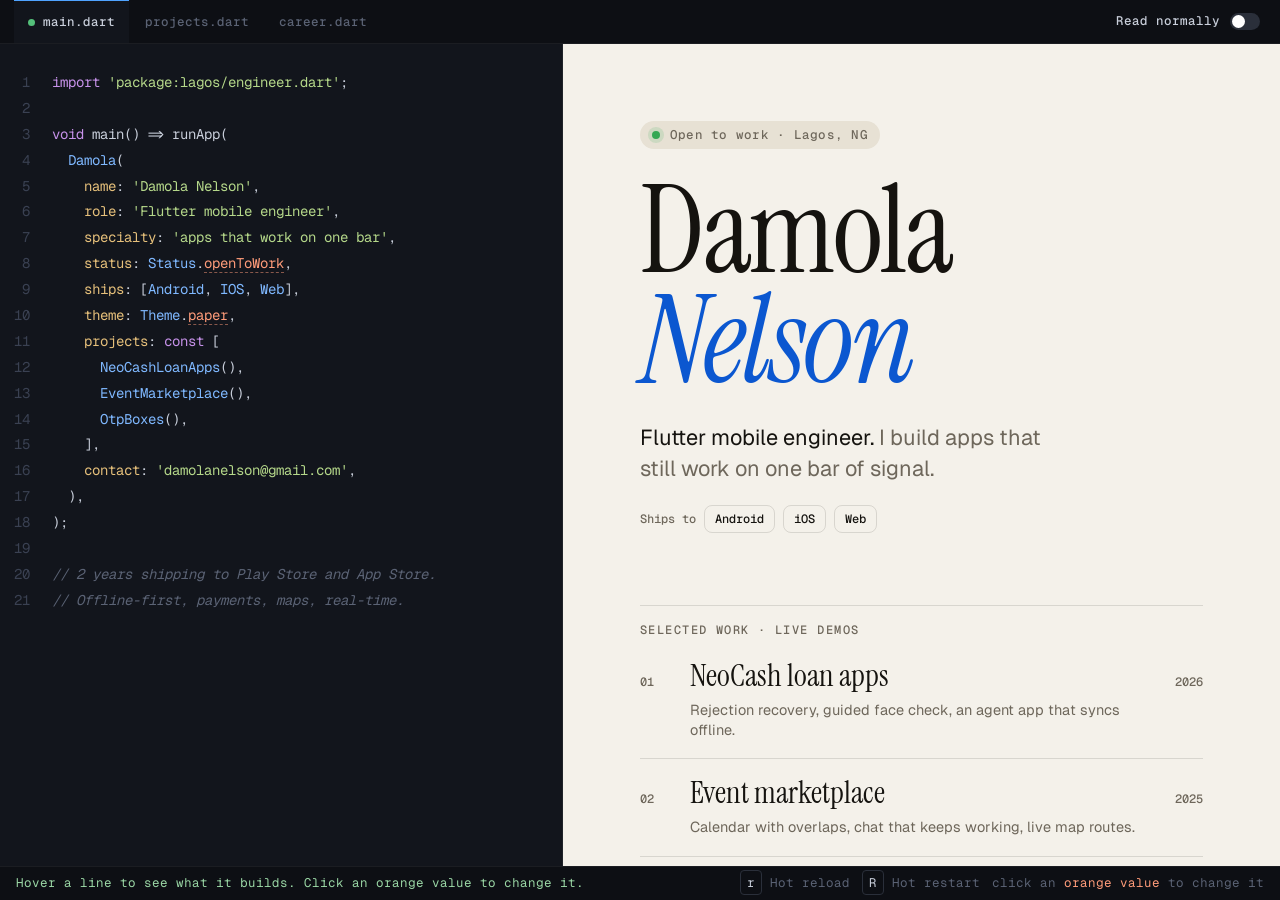
<file: prototypes/hot-reload/index.html>
<!doctype html>
<html lang="en">
<head>
<meta charset="utf-8">
<meta name="viewport" content="width=device-width, initial-scale=1">
<title>Damola Nelson · main.dart</title>
<link rel="preconnect" href="https://fonts.googleapis.com">
<link rel="preconnect" href="https://fonts.gstatic.com" crossorigin>
<link href="https://fonts.googleapis.com/css2?family=Geist:wght@400;500;600&family=Geist+Mono:wght@400;500&family=Instrument+Serif:ital@0;1&display=swap" rel="stylesheet">
<style>
  /* Prototype of the "Hot reload" concept: source on the left, the page it
     builds on the right. Editor chrome stays dark; the preview takes the
     theme chosen in the code. */
  :root {
    --editor: #0D0F14;
    --editor-2: #12151C;
    --editor-line: rgba(255, 255, 255, 0.06);
    --code: #C9CFDB;
    --code-dim: #5B6375;
    --kw: #C792EA;      /* keywords */
    --str: #B5D88A;     /* strings */
    --type: #7FB8FF;    /* classes / types */
    --prop: #E6C07B;    /* named args */
    --enum: #FF9C7A;    /* clickable values */
    --inspect: #4FA3FF; /* inspector overlay */

    --mono: "Geist Mono", ui-monospace, Menlo, Consolas, monospace;
    --sans: "Geist", system-ui, -apple-system, "Segoe UI", sans-serif;
    --serif: "Instrument Serif", Georgia, serif;
    --ease: cubic-bezier(0.22, 1, 0.36, 1);
  }

  /* Preview themes, switched from the code. */
  .preview[data-theme="paper"]  { --bg: #F4F1EA; --fg: #15130F; --muted: #6E675B; --line: rgba(21,19,15,.12); --accent: #0B57D0; --chip: #E7E1D4; }
  .preview[data-theme="night"]  { --bg: #0B0D12; --fg: #EEF0F5; --muted: #8790A3; --line: rgba(255,255,255,.1); --accent: #6EA8FF; --chip: #171B24; }
  .preview[data-theme="lagos"]  { --bg: #1E2B22; --fg: #F3EAD7; --muted: #B5AB92; --line: rgba(243,234,215,.14); --accent: #F0A04B; --chip: #26362B; }

  * { box-sizing: border-box; }
  html, body { height: 100%; margin: 0; }
  body { background: var(--editor); color: var(--code); font-family: var(--sans); -webkit-font-smoothing: antialiased; overflow: hidden; }

  .app { height: 100vh; display: grid; grid-template-rows: 44px 1fr 34px; }

  /* Top bar: tabs + toggle */
  .bar { display: flex; align-items: center; justify-content: space-between; padding: 0 14px; border-bottom: 1px solid var(--editor-line); font: 500 12.5px/1 var(--mono); color: var(--code-dim); }
  .tabs { display: flex; gap: 2px; height: 100%; align-items: stretch; }
  .tab { display: flex; align-items: center; gap: 8px; padding: 0 14px; border-top: 1.5px solid transparent; }
  .tab.on { color: var(--code); background: var(--editor-2); border-top-color: var(--inspect); }
  .dot { width: 7px; height: 7px; border-radius: 50%; background: #54C07A; }
  .toggle { display: flex; align-items: center; gap: 10px; cursor: pointer; user-select: none; color: var(--code); background: none; border: 0; font: inherit; }
  .switch { width: 30px; height: 17px; border-radius: 99px; background: #2A2F3A; position: relative; transition: background .25s; }
  .switch::after { content: ""; position: absolute; top: 2px; left: 2px; width: 13px; height: 13px; border-radius: 50%; background: #fff; transition: transform .3s var(--ease); }
  .reading .switch { background: var(--inspect); }
  .reading .switch::after { transform: translateX(13px); }

  .split { display: grid; grid-template-columns: minmax(420px, 44%) 1fr; min-height: 0; transition: grid-template-columns .6s var(--ease); }
  .reading .split { grid-template-columns: 0 1fr; }

  /* Source */
  .source { overflow: auto; background: var(--editor-2); border-right: 1px solid var(--editor-line); padding: 26px 0 40px; font: 400 14px/1.85 var(--mono); }
  .reading .source { padding: 0; border: 0; overflow: hidden; }
  .line { display: grid; grid-template-columns: 52px 1fr; padding-right: 24px; white-space: pre; transition: background .15s; }
  .line .n { color: #3A4152; text-align: right; padding-right: 22px; user-select: none; }
  .line[data-target]:hover, .line.hl { background: rgba(79, 163, 255, 0.08); }
  .line[data-target]:hover .n, .line.hl .n { color: var(--inspect); }
  .kw { color: var(--kw); } .str { color: var(--str); } .ty { color: var(--type); } .pr { color: var(--prop); } .cm { color: var(--code-dim); font-style: italic; }
  .val { color: var(--enum); cursor: pointer; border-bottom: 1px dashed rgba(255,156,122,.5); }
  .val:hover { background: rgba(255,156,122,.12); }
  .hint { color: var(--code-dim); font-style: italic; opacity: 0; transition: opacity .3s; }
  .line:hover .hint, .pulse .hint { opacity: 1; }

  /* Preview */
  .stage { position: relative; min-height: 0; overflow: auto; }
  .preview { min-height: 100%; background: var(--bg); color: var(--fg); padding: clamp(28px, 6vw, 88px) clamp(24px, 6vw, 96px) 56px; transition: background .5s var(--ease), color .5s var(--ease); position: relative; }
  .flash { position: absolute; inset: 0; pointer-events: none; background: rgba(79,163,255,.12); opacity: 0; }
  .flash.go { animation: flash .55s var(--ease); }
  @keyframes flash { 0% { opacity: 1; } 100% { opacity: 0; } }

  .status { display: inline-flex; align-items: center; gap: 10px; font: 500 12.5px/1 var(--mono); color: var(--muted); letter-spacing: .02em; padding: 8px 12px; border-radius: 99px; background: var(--chip); }
  .status i { width: 8px; height: 8px; border-radius: 50%; background: #34A853; box-shadow: 0 0 0 4px rgba(52,168,83,.15); }
  .status.busy i { background: #E8A13A; box-shadow: 0 0 0 4px rgba(232,161,58,.15); }
  h1 { font: 400 clamp(64px, 9.5vw, 148px)/0.9 var(--serif); letter-spacing: -0.02em; margin: 28px 0 0; }
  h1 em { color: var(--accent); }
  .role { margin-top: 26px; max-width: 30ch; font: 400 clamp(19px, 1.7vw, 24px)/1.4 var(--sans); color: var(--fg); }
  .role span { color: var(--muted); }
  .ships { display: flex; gap: 8px; margin-top: 22px; font: 500 12px/1 var(--mono); color: var(--muted); align-items: center; }
  .ships b { font-weight: 500; color: var(--fg); padding: 7px 10px; border: 1px solid var(--line); border-radius: 8px; }

  .work { margin-top: clamp(40px, 6vw, 72px); border-top: 1px solid var(--line); }
  .work h2 { font: 500 12px/1 var(--mono); letter-spacing: .12em; text-transform: uppercase; color: var(--muted); margin: 18px 0 6px; }
  .proj { display: grid; grid-template-columns: 34px 1fr auto; gap: 16px; align-items: baseline; padding: 18px 0; border-bottom: 1px solid var(--line); cursor: pointer; }
  .proj .i { font: 500 12px/1 var(--mono); color: var(--muted); }
  .proj .t { font: 400 clamp(24px, 2.4vw, 34px)/1.1 var(--serif); }
  .proj .t small { display: block; margin-top: 6px; font: 400 14.5px/1.4 var(--sans); color: var(--muted); }
  .proj .y { font: 500 12px/1 var(--mono); color: var(--muted); }
  .proj:hover .t { color: var(--accent); }

  .cta { display: flex; gap: 10px; margin-top: 30px; flex-wrap: wrap; }
  .btn { font: 500 14.5px/1 var(--sans); padding: 14px 20px; border-radius: 99px; border: 1px solid var(--line); color: var(--fg); text-decoration: none; }
  .btn.primary { background: var(--fg); color: var(--bg); border-color: var(--fg); }

  /* Inspector overlay (like Flutter DevTools' "select widget mode") */
  [data-id] { position: relative; }
  .inspected { outline: 1.5px solid var(--inspect); outline-offset: 6px; border-radius: 4px; }
  .inspected::before { content: attr(data-widget); position: absolute; left: -7px; top: -30px; z-index: 2; font: 500 11px/1 var(--mono); color: #fff; background: var(--inspect); padding: 5px 7px; border-radius: 4px; white-space: nowrap; }

  /* Console */
  .console { display: flex; align-items: center; gap: 12px; padding: 0 16px; border-top: 1px solid var(--editor-line); font: 400 12.5px/1 var(--mono); color: var(--code-dim); overflow: hidden; white-space: nowrap; }
  .console .k { color: var(--code); border: 1px solid #2A2F3A; border-radius: 4px; padding: 3px 6px; }
  .console .msg { color: #9AD7A5; transition: opacity .3s; }
  .console .msg.busy { color: var(--code-dim); }
  .console .spacer { flex: 1; }

  /* Phones: preview first, the source as a compact block under the name */
  @media (max-width: 860px) {
    body { overflow: auto; }
    .app { height: auto; min-height: 100vh; grid-template-rows: 44px auto 34px; }
    .split, .reading .split { display: flex; flex-direction: column-reverse; }
    .source { font-size: 12px; line-height: 1.75; padding: 16px 0 20px; overflow-x: auto; border-right: 0; border-top: 1px solid var(--editor-line); }
    .line { grid-template-columns: 34px 1fr; padding-right: 12px; }
    .line .n { padding-right: 12px; }
    .reading .source { display: none; }
    .tab:not(.on) { display: none; }
    .console .hide-sm { display: none; }
  }
  @media (prefers-reduced-motion: reduce) {
    *, *::before, *::after { transition-duration: .01ms !important; animation-duration: .01ms !important; }
  }
</style>
</head>
<body>
<div class="app" id="app">
  <div class="bar">
    <div class="tabs">
      <div class="tab on"><span class="dot"></span>main.dart</div>
      <div class="tab">projects.dart</div>
      <div class="tab">career.dart</div>
    </div>
    <button class="toggle" id="read" type="button" aria-pressed="false"><span>Read normally</span><span class="switch"></span></button>
  </div>

  <div class="split">
    <div class="source" id="source" aria-label="main.dart"></div>
    <div class="stage">
      <main class="preview" id="preview" data-theme="paper">
        <div class="flash" id="flash"></div>
        <div class="status" id="status" data-id="status" data-widget="StatusChip"><i></i><span>Open to work · Lagos, NG</span></div>
        <h1 data-id="name" data-widget="Text('Damola Nelson')">Damola <em>Nelson</em></h1>
        <p class="role" data-id="role" data-widget="Text(role)">Flutter mobile engineer. <span>I build apps that still work on one bar of signal.</span></p>
        <div class="ships" data-id="ships" data-widget="Row(platforms)">Ships to <b>Android</b><b>iOS</b><b>Web</b></div>

        <section class="work" data-id="projects" data-widget="ListView(projects)">
          <h2>Selected work · live demos</h2>
          <div class="proj"><span class="i">01</span><span class="t">NeoCash loan apps<small>Rejection recovery, guided face check, an agent app that syncs offline.</small></span><span class="y">2026</span></div>
          <div class="proj"><span class="i">02</span><span class="t">Event marketplace<small>Calendar with overlaps, chat that keeps working, live map routes.</small></span><span class="y">2025</span></div>
          <div class="proj"><span class="i">03</span><span class="t">OTP boxes, done properly<small>Paste, backspace and autofill that never fight you.</small></span><span class="y">2026</span></div>
        </section>

        <div class="cta" data-id="cta" data-widget="Row(actions)">
          <a class="btn primary" href="#">Try the demos</a>
          <a class="btn" href="#">Resume</a>
          <a class="btn" href="#">damolanelson@gmail.com</a>
        </div>
      </main>
    </div>
  </div>

  <div class="console">
    <span class="msg" id="msg">Flutter run key commands.</span>
    <span class="spacer"></span>
    <span class="hide-sm"><span class="k">r</span> Hot reload</span>
    <span class="hide-sm"><span class="k">R</span> Hot restart</span>
    <span class="hide-sm">click an <span style="color:var(--enum)">orange value</span> to change it</span>
  </div>
</div>

<script>
  // Each code line: [html, target id in the preview (for hover highlight)].
  const THEMES = ['paper', 'night', 'lagos'];
  const STATUS = [
    ['openToWork', 'Open to work · Lagos, NG', false],
    ['shipping', 'Heads down, shipping · Lagos, NG', true],
  ];
  const state = { theme: 0, status: 0 };

  const k = (s) => `<span class="kw">${s}</span>`;
  const t = (s) => `<span class="ty">${s}</span>`;
  const p = (s) => `<span class="pr">${s}</span>`;
  const q = (s) => `<span class="str">'${s}'</span>`;
  const c = (s) => `<span class="cm">${s}</span>`;
  const v = (key, s) => `<span class="val" data-cycle="${key}">${s}</span>`;

  function lines() {
    return [
      [`${k('import')} ${q('package:lagos/engineer.dart')};`],
      [``],
      [`${k('void')} main() => runApp(`],
      [`  ${t('Damola')}(`, 'name'],
      [`    ${p('name')}: ${q('Damola Nelson')},`, 'name'],
      [`    ${p('role')}: ${q('Flutter mobile engineer')},`, 'role'],
      [`    ${p('specialty')}: ${q('apps that work on one bar')},`, 'role'],
      [`    ${p('status')}: ${t('Status')}.${v('status', STATUS[state.status][0])},`, 'status'],
      [`    ${p('ships')}: [${t('Android')}, ${t('IOS')}, ${t('Web')}],`, 'ships'],
      [`    ${p('theme')}: ${t('Theme')}.${v('theme', THEMES[state.theme])},  <span class="hint">// try me</span>`, 'theme'],
      [`    ${p('projects')}: ${k('const')} [`, 'projects'],
      [`      ${t('NeoCashLoanApps')}(),`, 'projects'],
      [`      ${t('EventMarketplace')}(),`, 'projects'],
      [`      ${t('OtpBoxes')}(),`, 'projects'],
      [`    ],`, 'projects'],
      [`    ${p('contact')}: ${q('damolanelson@gmail.com')},`, 'cta'],
      [`  ),`],
      [`);`],
      [``],
      [c('// 2 years shipping to Play Store and App Store.')],
      [c('// Offline-first, payments, maps, real-time.')],
    ];
  }

  const source = document.getElementById('source');
  const preview = document.getElementById('preview');
  const msg = document.getElementById('msg');

  function renderSource() {
    source.innerHTML = lines().map(([html, target], i) =>
      `<div class="line"${target ? ` data-target="${target}"` : ''}><span class="n">${i + 1}</span><span>${html || ' '}</span></div>`
    ).join('');
  }

  function renderPreview() {
    preview.dataset.theme = THEMES[state.theme];
    const [, label, busy] = STATUS[state.status];
    const chip = document.getElementById('status');
    chip.querySelector('span').textContent = label;
    chip.classList.toggle('busy', busy);
  }

  // Hover a line → outline the widget it builds.
  source.addEventListener('mouseover', (e) => {
    const line = e.target.closest('.line');
    document.querySelectorAll('.inspected').forEach((el) => el.classList.remove('inspected'));
    const id = line && line.dataset.target;
    if (id === 'theme') { preview.classList.add('inspected'); return; }
    if (id) document.querySelector(`[data-id="${id}"]`)?.classList.add('inspected');
  });
  source.addEventListener('mouseleave', () =>
    document.querySelectorAll('.inspected').forEach((el) => el.classList.remove('inspected')));

  // Hover a widget → highlight its source lines (the reverse mapping).
  preview.addEventListener('mouseover', (e) => {
    const el = e.target.closest('[data-id]');
    source.querySelectorAll('.hl').forEach((l) => l.classList.remove('hl'));
    if (el) source.querySelectorAll(`[data-target="${el.dataset.id}"]`).forEach((l) => l.classList.add('hl'));
  });
  preview.addEventListener('mouseleave', () => source.querySelectorAll('.hl').forEach((l) => l.classList.remove('hl')));

  // Click an orange value → change it → hot reload.
  source.addEventListener('click', (e) => {
    const val = e.target.closest('[data-cycle]');
    if (!val) return;
    const key = val.dataset.cycle;
    const list = key === 'theme' ? THEMES : STATUS;
    state[key] = (state[key] + 1) % list.length;
    hotReload(1);
  });

  let timer;
  function hotReload(changed) {
    clearTimeout(timer);
    msg.classList.add('busy');
    msg.textContent = 'Performing hot reload...';
    timer = setTimeout(() => {
      renderSource();
      renderPreview();
      const flash = document.getElementById('flash');
      flash.classList.remove('go'); void flash.offsetWidth; flash.classList.add('go');
      const ms = 180 + Math.round(Math.random() * 140);
      msg.classList.remove('busy');
      msg.textContent = `Reloaded ${changed} of 412 libraries in ${ms}ms (compile: ${Math.round(ms * 0.3)} ms, reload: ${Math.round(ms * 0.2)} ms, reassemble: ${Math.round(ms * 0.5)} ms).`;
    }, 260);
  }

  function hotRestart() {
    state.theme = 0; state.status = 0;
    msg.classList.add('busy');
    msg.textContent = 'Performing hot restart...';
    preview.style.opacity = 0;
    setTimeout(() => {
      renderSource(); renderPreview();
      preview.style.transition = 'opacity .5s';
      preview.style.opacity = 1;
      msg.classList.remove('busy');
      msg.textContent = 'Restarted application in 612ms.';
    }, 400);
  }

  document.addEventListener('keydown', (e) => {
    if (e.metaKey || e.ctrlKey || e.altKey) return;
    if (e.key === 'r') hotReload(0);
    if (e.key === 'R') hotRestart();
  });

  const app = document.getElementById('app');
  document.getElementById('read').addEventListener('click', (e) => {
    const on = app.classList.toggle('reading');
    e.currentTarget.setAttribute('aria-pressed', String(on));
    msg.textContent = on ? 'Reading mode: source hidden.' : 'Source visible. Hover a line to inspect it.';
  });

  renderSource();
  renderPreview();
  setTimeout(() => { msg.textContent = 'Hover a line to see what it builds. Click an orange value to change it.'; }, 900);
</script>
</body>
</html>
</file>
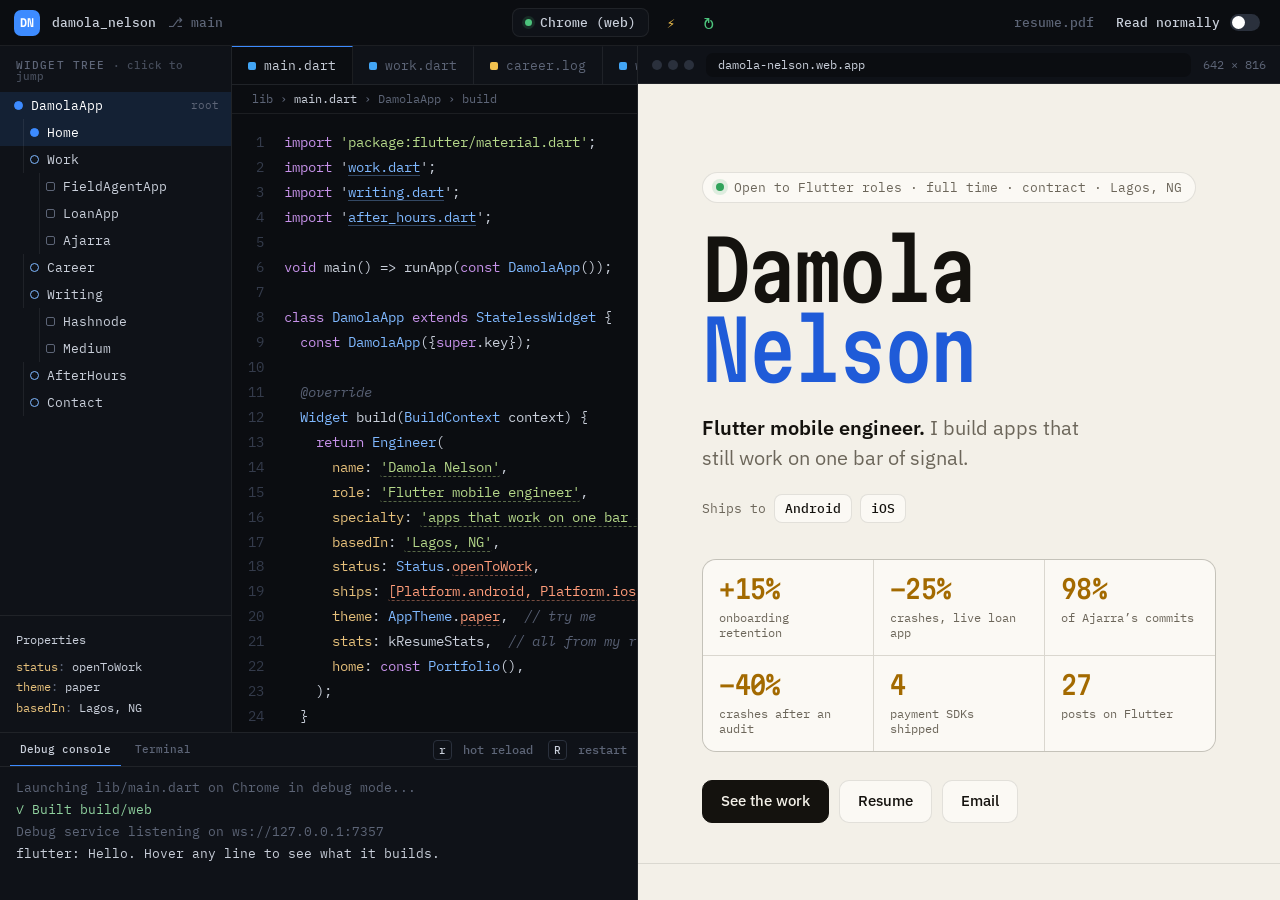
<file: prototypes/ide/index.html>
<!doctype html>
<html lang="en">
<head>
<meta charset="utf-8">
<meta name="viewport" content="width=device-width, initial-scale=1, viewport-fit=cover">
<title>Damola Nelson · Flutter mobile engineer</title>
<meta name="description" content="Damola Nelson is a Flutter mobile engineer in Lagos building offline-first fintech and marketplace apps.">
<link rel="preconnect" href="https://fonts.googleapis.com">
<link rel="preconnect" href="https://fonts.gstatic.com" crossorigin>
<link href="https://fonts.googleapis.com/css2?family=Martian+Mono:wdth,wght@75..112.5,300..700&family=IBM+Plex+Sans:ital,wght@0,400;0,500;0,600;1,400&family=IBM+Plex+Mono:wght@400;500&display=swap" rel="stylesheet">
<link rel="stylesheet" href="styles.css">
<script src="app.js" defer></script>
</head>
<body>
<div class="ide" id="ide">

  <!-- Title bar: project, device + run controls, reading toggle -->
  <header class="titlebar">
    <div class="brand">
      <span class="mark">DN</span>
      <span class="proj">damola_nelson</span>
      <span class="branch">⎇ main</span>
    </div>
    <div class="run">
      <button class="device" type="button" title="Target device"><span class="live"></span><span id="deviceName">Chrome (web)</span></button>
      <button class="ctl" type="button" data-action="reload" title="Hot reload (r)">⚡</button>
      <button class="ctl" type="button" data-action="restart" title="Hot restart (R)">↻</button>
    </div>
    <div class="right">
      <a class="resume" href="../../assets/resume.pdf" target="_blank" rel="noopener">resume.pdf</a>
      <button class="toggle" id="readToggle" type="button" aria-pressed="false"><span>Read normally</span><span class="switch"></span></button>
      <button class="source-btn" id="sourceBtn" type="button" aria-label="View source">&lt;/&gt;</button>
    </div>
  </header>

  <!-- Widget tree: the navigation -->
  <nav class="tree" aria-label="Widget tree">
    <div class="panel-title">Widget tree <span class="dim">· click to jump</span></div>
    <ul id="tree"></ul>
    <div class="props" id="props"></div>
  </nav>

  <!-- Editor -->
  <section class="editor" aria-label="Source">
    <div class="tabs" id="tabs"></div>
    <div class="crumbs" id="crumbs"></div>
    <div class="code" id="code"></div>
  </section>

  <!-- Live preview: the actual page -->
  <section class="preview-pane" aria-label="Preview">
    <div class="preview-bar">
      <span class="dots"><i></i><i></i><i></i></span>
      <span class="url">damola-nelson.web.app<span id="urlHash"></span></span>
      <span class="size" id="previewSize"></span>
    </div>
    <div class="scroller" id="scroller">
      <main class="page" id="page" data-theme="paper">
        <div class="flash" id="flash"></div>

        <section class="hero" id="home" data-section="home">
          <div class="status" data-id="status" data-widget="StatusChip"><i></i><span id="statusText"></span></div>
          <h1 class="name" data-id="name" data-widget="Text(name)" id="nameText"></h1>
          <p class="lede" data-id="role" data-widget="Text(role)"><strong id="roleText"></strong> <span id="specialtyText"></span></p>
          <div class="chips" data-id="platforms" data-widget="Wrap(platforms)" id="platformChips"></div>
          <div class="stats" data-id="stats" data-widget="Row(stats)" id="stats"></div>
          <div class="cta" data-id="cta" data-widget="Row(actions)">
            <a class="btn primary" href="#work" data-jump="work">See the work</a>
            <a class="btn" href="../../assets/resume.pdf" target="_blank" rel="noopener">Resume</a>
            <a class="btn" href="mailto:damolanelson@gmail.com">Email</a>
          </div>
        </section>

        <section class="block" id="work" data-section="work">
          <div class="kicker">01 · Work</div>
          <h2>Three apps, rebuilt as small working demos.</h2>
          <p class="sub">The real apps belong to the companies I built them for, so these are versions I rebuilt from scratch. Poke them.</p>
          <div id="projects"></div>
        </section>

        <section class="block" id="career" data-section="career">
          <div class="kicker">02 · Career</div>
          <h2>git log --career</h2>
          <ol class="timeline" id="timeline"></ol>
        </section>

        <section class="block" id="writing" data-section="writing">
          <div class="kicker">03 · Writing</div>
          <h2>Notes from the desk.</h2>
          <p class="sub">Things I figured out the hard way, written down so you don’t have to.</p>
          <div class="row-label"><b>On the record</b><span>Daily Flutters · Hashnode</span></div>
          <div class="swipe" id="posts"></div>
          <div class="links">
            <a class="btn primary" href="https://daily-flutters.hashnode.dev" target="_blank" rel="noopener">All posts on Daily Flutters →</a>
            <a class="btn" href="https://coderlegion.com/user/damolanelson" target="_blank" rel="noopener">Coder Legion →</a>
          </div>
          <div class="row-label"><b>Off the clock</b><span>Personal essays on Medium · not about code at all</span></div>
          <div class="swipe phones" id="essays"></div>
        </section>

        <section class="block" id="afterhours" data-section="afterhours">
          <div class="kicker">04 · After hours</div>
          <h2>When the laptop closes.</h2>
          <div class="tiles" id="tiles"></div>
        </section>

        <section class="block contact" id="contact" data-section="contact">
          <div class="kicker">05 · Contact</div>
          <h2>Let’s build something that ships.</h2>
          <a class="email" href="mailto:damolanelson@gmail.com" data-id="email" data-widget="Text(email)">damolanelson@gmail.com</a>
          <div class="links">
            <a class="btn" href="https://github.com/damooola" target="_blank" rel="noopener">GitHub</a>
            <a class="btn" href="https://www.linkedin.com/in/damola-owonifari" target="_blank" rel="noopener">LinkedIn</a>
            <a class="btn" href="https://daily-flutters.hashnode.dev" target="_blank" rel="noopener">Blog</a>
            <a class="btn" href="../../assets/resume.pdf" target="_blank" rel="noopener">Resume</a>
          </div>
          <p class="foot">Built in Flutter and plain HTML · Lagos · 2026</p>
        </section>
      </main>
    </div>
  </section>

  <!-- Console -->
  <section class="console" aria-label="Console">
    <div class="console-tabs">
      <button class="on" type="button" data-console="debug">Debug console</button>
      <button type="button" data-console="terminal">Terminal</button>
      <span class="keys"><kbd>r</kbd> hot reload <kbd>R</kbd> restart</span>
    </div>
    <div class="console-body" id="consoleBody"></div>
  </section>

  <!-- Phone: source sheet -->
  <div class="sheet" id="sheet" aria-hidden="true">
    <div class="sheet-grab"></div>
    <div class="sheet-head"><span id="sheetFile">main.dart</span><button type="button" id="sheetClose" aria-label="Close">✕</button></div>
    <div class="code" id="sheetCode"></div>
  </div>
</div>
</body>
</html>
</file>
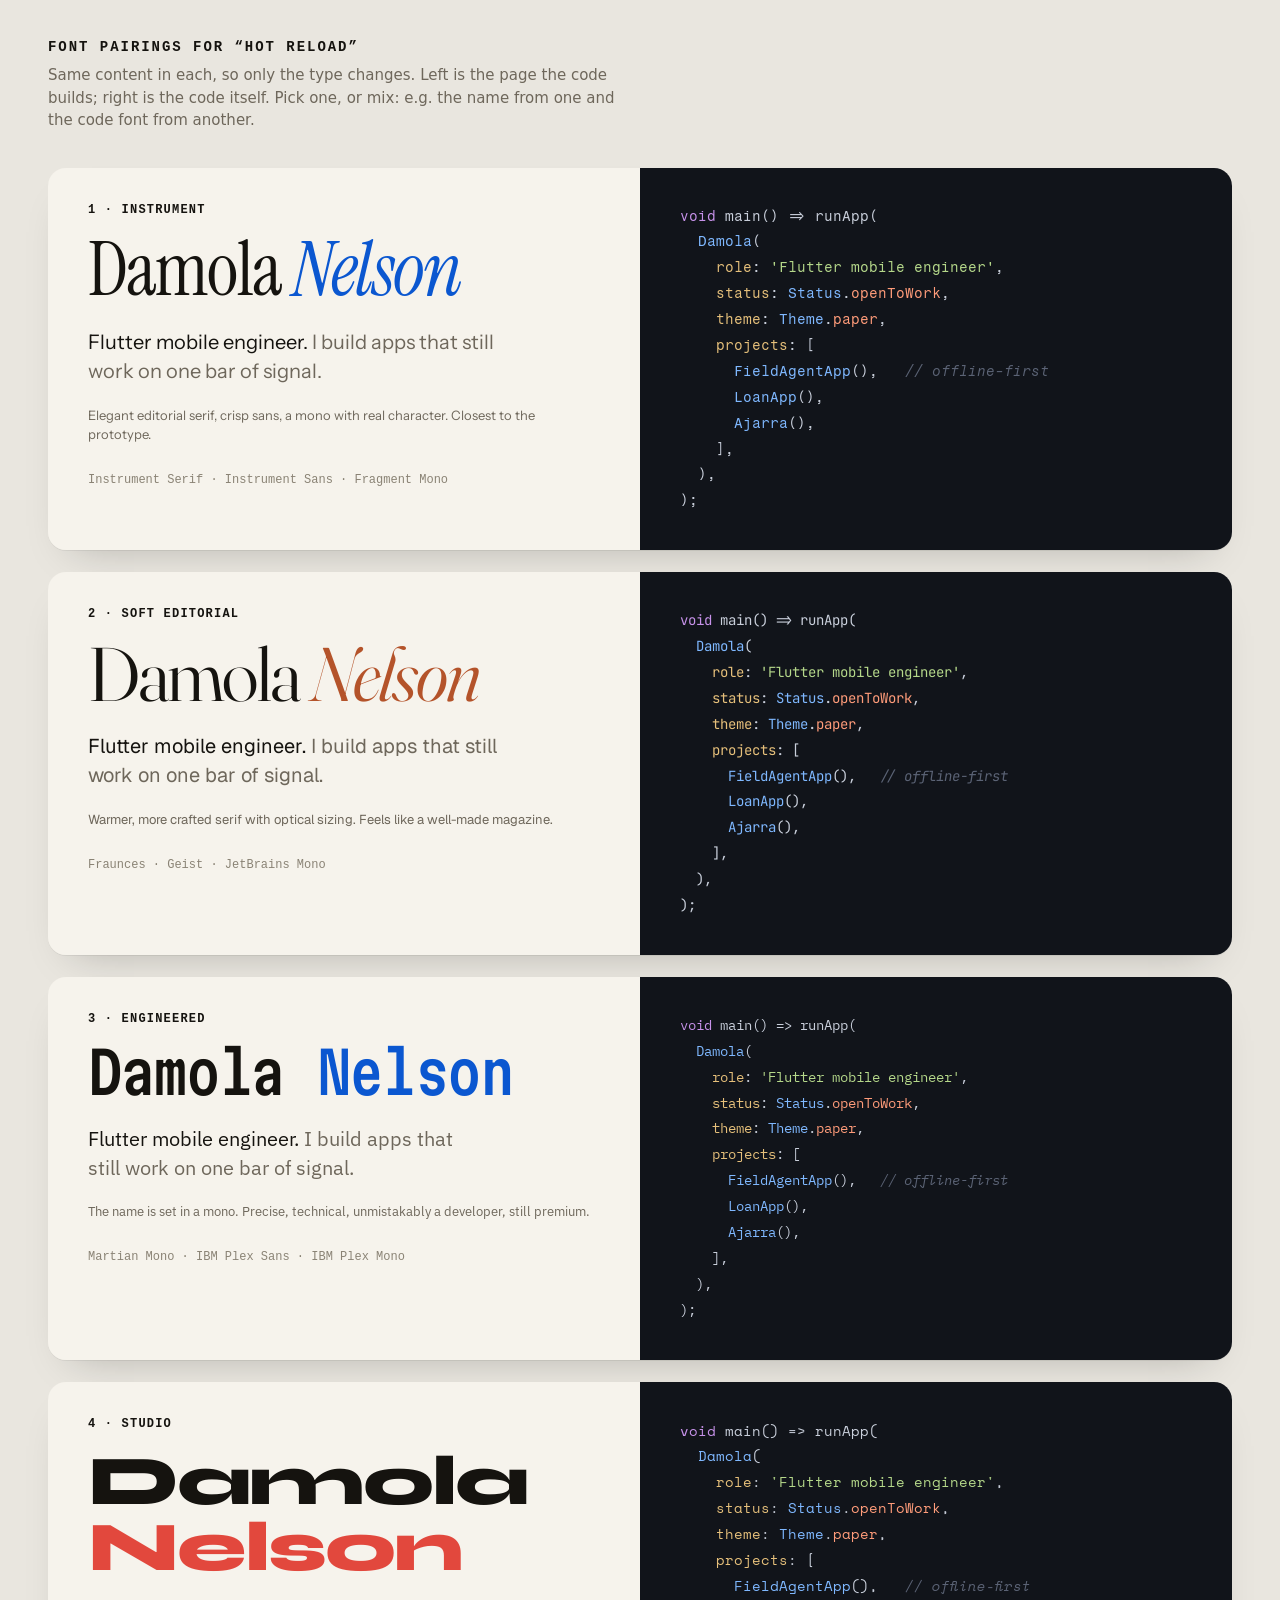
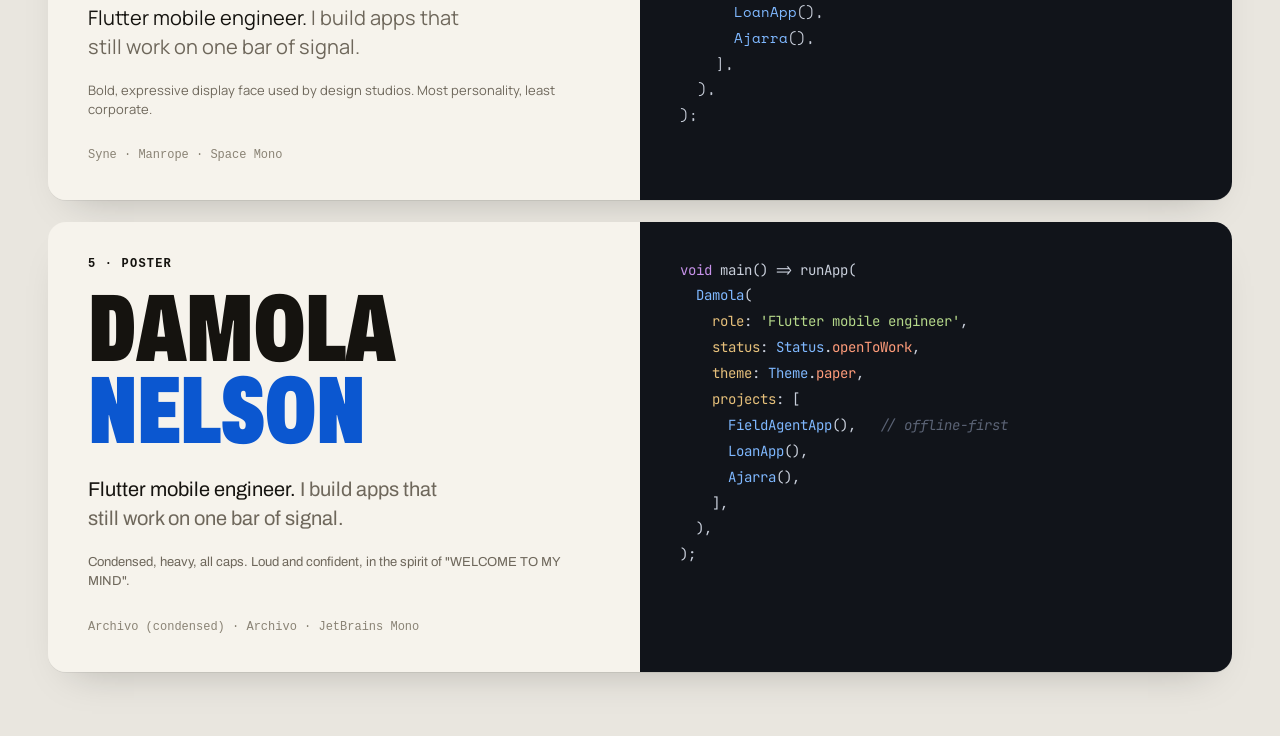
<file: prototypes/hot-reload/fonts.html>
<!doctype html>
<html lang="en">
<head>
<meta charset="utf-8">
<meta name="viewport" content="width=device-width, initial-scale=1">
<title>Font pairings · Hot reload</title>
<link rel="preconnect" href="https://fonts.googleapis.com">
<link rel="preconnect" href="https://fonts.gstatic.com" crossorigin>
<link href="https://fonts.googleapis.com/css2?family=Instrument+Serif:ital@0;1&family=Instrument+Sans:wght@400;500;600&family=Fragment+Mono&family=Fraunces:ital,opsz,wght@0,9..144,300..700;1,9..144,300..700&family=Geist:wght@400;500&family=JetBrains+Mono:wght@400;500&family=Martian+Mono:wdth,wght@75..112.5,300..700&family=IBM+Plex+Sans:wght@400;500&family=IBM+Plex+Mono:wght@400;500&family=Syne:wght@600;700;800&family=Manrope:wght@400;500;600&family=Space+Mono&family=Archivo:wdth,wght@62..125,400..900&display=swap" rel="stylesheet">
<style>
  body { margin: 0; background: #E9E6DF; color: #15130F; font: 15px/1.5 system-ui, sans-serif; }
  header { padding: 40px 48px 8px; }
  header h1 { margin: 0; font: 600 14px/1 ui-monospace, monospace; letter-spacing: .14em; text-transform: uppercase; }
  header p { margin: 10px 0 0; color: #6E675B; max-width: 60ch; }
  .grid { display: grid; gap: 22px; padding: 28px 48px 64px; }
  .pair { display: grid; grid-template-columns: 1fr 1fr; border-radius: 18px; overflow: hidden; box-shadow: 0 1px 0 rgba(0,0,0,.06), 0 20px 40px -24px rgba(0,0,0,.25); }
  .page { background: #F6F3EC; padding: 36px 40px; }
  .code { background: #11141A; color: #C9CFDB; padding: 36px 40px; font-size: 14px; line-height: 1.85; white-space: pre; overflow: auto; }
  .tag { font: 600 12px/1 ui-monospace, monospace; letter-spacing: .1em; text-transform: uppercase; color: #8A8375; margin-bottom: 18px; display: flex; gap: 10px; }
  .tag b { color: #15130F; }
  .name { font-size: 76px; line-height: .95; margin: 0; }
  .role { font-size: 20px; line-height: 1.45; margin: 22px 0 0; max-width: 32ch; }
  .role span { color: #6E675B; }
  .meta { margin-top: 20px; font-size: 13px; color: #6E675B; }
  .kw { color: #C792EA; } .ty { color: #7FB8FF; } .pr { color: #E6C07B; } .st { color: #B5D88A; } .va { color: #FF9C7A; } .cm { color: #5B6375; font-style: italic; }
  .fonts { font: 12px/1.5 ui-monospace, monospace; color: #8A8375; margin-top: 26px; }

  /* 1 · Instrument set */
  .p1 .name { font-family: "Instrument Serif"; font-weight: 400; letter-spacing: -.02em; }
  .p1 .name em { color: #0B57D0; }
  .p1 .role, .p1 .meta { font-family: "Instrument Sans"; }
  .p1 .code { font-family: "Fragment Mono"; }
  /* 2 · Fraunces */
  .p2 .name { font-family: "Fraunces"; font-weight: 340; font-variation-settings: "opsz" 144; letter-spacing: -.03em; }
  .p2 .name em { color: #B4532A; }
  .p2 .role, .p2 .meta { font-family: "Geist"; }
  .p2 .code { font-family: "JetBrains Mono"; }
  /* 3 · Engineered */
  .p3 .name { font-family: "Martian Mono"; font-weight: 500; font-stretch: 75%; font-size: 58px; letter-spacing: -.04em; line-height: 1.02; }
  .p3 .name em { font-style: normal; color: #0B57D0; }
  .p3 .role, .p3 .meta { font-family: "IBM Plex Sans"; }
  .p3 .code { font-family: "IBM Plex Mono"; }
  /* 4 · Studio */
  .p4 .name { font-family: "Syne"; font-weight: 800; letter-spacing: -.03em; font-size: 70px; }
  .p4 .name em { font-style: normal; color: #E2483D; }
  .p4 .role, .p4 .meta { font-family: "Manrope"; }
  .p4 .code { font-family: "Space Mono"; }
  /* 5 · Poster */
  .p5 .name { font-family: "Archivo"; font-weight: 900; font-stretch: 62%; text-transform: uppercase; font-size: 96px; line-height: .86; letter-spacing: -.01em; }
  .p5 .name em { font-style: normal; color: #0B57D0; }
  .p5 .role, .p5 .meta { font-family: "Archivo"; font-stretch: 100%; }
  .p5 .code { font-family: "JetBrains Mono"; }

  @media (max-width: 900px) { .pair { grid-template-columns: 1fr; } .grid, header { padding-left: 18px; padding-right: 18px; } .name { font-size: 54px !important; } }
</style>
</head>
<body>
<header>
  <h1>Font pairings for “Hot reload”</h1>
  <p>Same content in each, so only the type changes. Left is the page the code builds; right is the code itself. Pick one, or mix: e.g. the name from one and the code font from another.</p>
</header>

<div class="grid" id="grid"></div>

<script>
  const pairs = [
    ['1', 'Instrument', 'Elegant editorial serif, crisp sans, a mono with real character. Closest to the prototype.', 'Instrument Serif · Instrument Sans · Fragment Mono'],
    ['2', 'Soft editorial', 'Warmer, more crafted serif with optical sizing. Feels like a well-made magazine.', 'Fraunces · Geist · JetBrains Mono'],
    ['3', 'Engineered', 'The name is set in a mono. Precise, technical, unmistakably a developer, still premium.', 'Martian Mono · IBM Plex Sans · IBM Plex Mono'],
    ['4', 'Studio', 'Bold, expressive display face used by design studios. Most personality, least corporate.', 'Syne · Manrope · Space Mono'],
    ['5', 'Poster', 'Condensed, heavy, all caps. Loud and confident, in the spirit of "WELCOME TO MY MIND".', 'Archivo (condensed) · Archivo · JetBrains Mono'],
  ];
  const code = `<span class="kw">void</span> main() => runApp(
  <span class="ty">Damola</span>(
    <span class="pr">role</span>: <span class="st">'Flutter mobile engineer'</span>,
    <span class="pr">status</span>: <span class="ty">Status</span>.<span class="va">openToWork</span>,
    <span class="pr">theme</span>: <span class="ty">Theme</span>.<span class="va">paper</span>,
    <span class="pr">projects</span>: [
      <span class="ty">FieldAgentApp</span>(),   <span class="cm">// offline-first</span>
      <span class="ty">LoanApp</span>(),
      <span class="ty">Ajarra</span>(),
    ],
  ),
);`;
  document.getElementById('grid').innerHTML = pairs.map(([n, title, why, fonts]) => `
    <section class="pair p${n}">
      <div class="page">
        <div class="tag"><b>${n} · ${title}</b></div>
        <p class="name">Damola <em>Nelson</em></p>
        <p class="role">Flutter mobile engineer. <span>I build apps that still work on one bar of signal.</span></p>
        <p class="meta">${why}</p>
        <div class="fonts">${fonts}</div>
      </div>
      <div class="code">${code}</div>
    </section>`).join('');
</script>
</body>
</html>
</file>
<file: prototypes/ide/styles.css>
/* "Hot reload" — a Flutter IDE shell around the page it builds.
   Type: Martian Mono (display), IBM Plex Sans (body), IBM Plex Mono (code).
   The IDE chrome is always dark; the page takes the theme set in main.dart. */

:root {
  --ide: #0B0D11;
  --panel: #0F1218;
  --raised: #151A22;
  --ide-line: rgba(255, 255, 255, 0.07);
  --ide-text: #C9CFDA;
  --ide-dim: #5D6577;
  --flutter: #3D8BFF;

  --kw: #C792EA;
  --str: #B5D88A;
  --type: #7FB8FF;
  --prop: #E6C07B;
  --val: #FF9C7A;
  --num: #F78C6C;
  --cm: #586074;

  --display: "Martian Mono", ui-monospace, monospace;
  --sans: "IBM Plex Sans", system-ui, -apple-system, "Segoe UI", sans-serif;
  --mono: "IBM Plex Mono", ui-monospace, Menlo, Consolas, monospace;
  --ease: cubic-bezier(0.22, 1, 0.36, 1);
}

/* Page themes, switched from main.dart */
.page[data-theme="paper"] { --bg: #F3F0E8; --surface: #FBF9F4; --fg: #14120E; --muted: #6C665A; --line: rgba(20,18,14,.11); --accent: #1F5BD8; --accent-soft: rgba(31,91,216,.09); --gold: #A36A00; }
.page[data-theme="night"] { --bg: #0C0F15; --surface: #121722; --fg: #ECEFF5; --muted: #8A93A6; --line: rgba(255,255,255,.09); --accent: #7AB0FF; --accent-soft: rgba(122,176,255,.12); --gold: #F2C14E; }
.page[data-theme="lagos"] { --bg: #18261D; --surface: #1F3025; --fg: #F2E9D6; --muted: #B3AA92; --line: rgba(242,233,214,.13); --accent: #F0A04B; --accent-soft: rgba(240,160,75,.13); --gold: #F0C060; }

* { box-sizing: border-box; }
html, body { height: 100%; margin: 0; }
body { background: var(--ide); color: var(--ide-text); font-family: var(--sans); -webkit-font-smoothing: antialiased; overflow: hidden; }
button { font: inherit; color: inherit; background: none; border: 0; cursor: pointer; }
a { color: inherit; }

/* ── Layout ─────────────────────────────────────────────── */
.ide {
  height: 100vh; height: 100dvh;
  display: grid;
  grid-template-columns: 232px minmax(360px, 0.82fr) 1.3fr;
  grid-template-rows: 46px 1fr 168px;
  grid-template-areas:
    "title title title"
    "tree editor preview"
    "console console preview";
  transition: grid-template-columns .6s var(--ease);
}
.ide.reading { grid-template-columns: 0 0 1fr; grid-template-areas: "title title title" "tree editor preview" "tree editor preview"; }
.ide.reading .tree, .ide.reading .editor, .ide.reading .console { visibility: hidden; }

/* ── Title bar ──────────────────────────────────────────── */
.titlebar { grid-area: title; display: flex; align-items: center; justify-content: space-between; gap: 16px; padding: 0 14px; border-bottom: 1px solid var(--ide-line); font: 500 12.5px/1 var(--mono); }
.brand { display: flex; align-items: center; gap: 12px; color: var(--ide-dim); }
.mark { display: grid; place-items: center; width: 26px; height: 26px; border-radius: 7px; background: var(--flutter); color: #fff; font: 600 11px/1 var(--display); font-stretch: 85%; }
.proj { color: var(--ide-text); }
.run { display: flex; align-items: center; gap: 6px; }
.device { display: flex; align-items: center; gap: 8px; padding: 7px 12px; border: 1px solid var(--ide-line); border-radius: 8px; background: var(--panel); }
.live { width: 7px; height: 7px; border-radius: 50%; background: #4CC37C; box-shadow: 0 0 0 3px rgba(76,195,124,.15); }
.ctl { width: 32px; height: 30px; border-radius: 8px; color: #F2C14E; font-size: 14px; }
.ctl[data-action="restart"] { color: #4CC37C; font-size: 16px; }
.ctl:hover { background: var(--raised); }
.right { display: flex; align-items: center; gap: 16px; }
.resume { color: var(--ide-dim); text-decoration: none; }
.resume:hover { color: var(--ide-text); }
.toggle { display: flex; align-items: center; gap: 10px; color: var(--ide-text); }
.switch { width: 30px; height: 17px; border-radius: 99px; background: #2A303C; position: relative; transition: background .25s; }
.switch::after { content: ""; position: absolute; top: 2px; left: 2px; width: 13px; height: 13px; border-radius: 50%; background: #fff; transition: transform .3s var(--ease); }
.reading .switch { background: var(--flutter); }
.reading .switch::after { transform: translateX(13px); }
.source-btn { display: none; }

/* ── Widget tree ────────────────────────────────────────── */
.tree { grid-area: tree; background: var(--panel); border-right: 1px solid var(--ide-line); overflow: auto; padding: 14px 0; display: flex; flex-direction: column; }
.panel-title { padding: 0 16px 10px; font: 500 11px/1 var(--mono); letter-spacing: .1em; text-transform: uppercase; color: var(--ide-dim); }
.panel-title .dim { text-transform: none; letter-spacing: 0; opacity: .7; }
.tree ul { list-style: none; margin: 0; padding: 0; font: 400 13px/1 var(--mono); }
.tree li > button { width: 100%; display: flex; align-items: center; gap: 8px; padding: 7px 12px 7px calc(14px + var(--depth) * 16px); text-align: left; color: var(--ide-text); position: relative; }
.tree li > button::before { content: ""; position: absolute; left: calc(7px + var(--depth) * 16px); top: 0; bottom: 0; border-left: 1px solid var(--ide-line); }
.tree li[data-depth="0"] > button::before { display: none; }
.tree .node-dot { width: 9px; height: 9px; border-radius: 50%; border: 1.5px solid var(--type); flex: none; }
.tree .node-dot.leaf { border-radius: 2px; border-color: var(--ide-dim); }
.tree li > button:hover { background: rgba(255,255,255,.03); }
.tree li.on > button { background: rgba(61,139,255,.12); color: #fff; }
.tree li.on > button .node-dot { background: var(--flutter); border-color: var(--flutter); }
.tree .hint { margin-left: auto; color: var(--ide-dim); font-size: 11px; }
.props { margin-top: auto; padding: 14px 16px 0; border-top: 1px solid var(--ide-line); font: 400 12px/1.7 var(--mono); color: var(--ide-dim); }
.props b { color: var(--prop); font-weight: 400; }
.props span { color: var(--ide-text); }

/* ── Editor ─────────────────────────────────────────────── */
.editor { grid-area: editor; display: flex; flex-direction: column; min-width: 0; min-height: 0; background: var(--ide); }
.tabs { display: flex; overflow-x: auto; border-bottom: 1px solid var(--ide-line); background: var(--panel); scrollbar-width: none; }
.tab { display: flex; align-items: center; gap: 8px; padding: 0 16px; height: 38px; font: 400 12.5px/1 var(--mono); color: var(--ide-dim); border-right: 1px solid var(--ide-line); border-top: 1.5px solid transparent; white-space: nowrap; }
.tab .ic { width: 8px; height: 8px; border-radius: 2px; background: #42A5F5; }
.tab .ic.log { background: #F2C14E; }
.tab .ic.sh { background: #4CC37C; }
.tab.on { color: var(--ide-text); background: var(--ide); border-top-color: var(--flutter); }
.crumbs { padding: 8px 20px; font: 400 12px/1 var(--mono); color: var(--ide-dim); border-bottom: 1px solid var(--ide-line); }
.crumbs b { color: var(--ide-text); font-weight: 400; }
.code { flex: 1; overflow: auto; padding: 16px 0 40px; font: 400 13.5px/1.85 var(--mono); }
.line { display: grid; grid-template-columns: 50px 1fr; padding-right: 20px; white-space: pre; border-left: 2px solid transparent; }
.line .n { color: #343B4B; text-align: right; padding-right: 20px; user-select: none; }
.line[data-target] { cursor: default; }
.line[data-target]:hover, .line.hl { background: rgba(61,139,255,.07); border-left-color: var(--flutter); }
.line[data-target]:hover .n, .line.hl .n { color: var(--flutter); }
.line.changed { animation: changed 1.2s var(--ease); }
@keyframes changed { 0% { background: rgba(242,193,78,.18); } 100% { background: transparent; } }
.kw { color: var(--kw); } .str { color: var(--str); } .ty { color: var(--type); } .pr { color: var(--prop); } .cm { color: var(--cm); font-style: italic; } .nu { color: var(--num); }
.v { color: var(--val); cursor: pointer; border-bottom: 1px dashed rgba(255,156,122,.45); border-radius: 2px; }
.v:hover { background: rgba(255,156,122,.13); }
.v.str-v { color: var(--str); border-bottom-color: rgba(181,216,138,.45); }
.v.str-v:hover { background: rgba(181,216,138,.12); }
.jump { color: var(--type); cursor: pointer; text-decoration: underline; text-decoration-color: rgba(127,184,255,.35); text-underline-offset: 3px; }

/* ── Console ────────────────────────────────────────────── */
.console { grid-area: console; display: flex; flex-direction: column; border-top: 1px solid var(--ide-line); background: var(--panel); min-height: 0; }
.console-tabs { display: flex; align-items: center; gap: 4px; padding: 0 10px; height: 34px; border-bottom: 1px solid var(--ide-line); font: 500 11px/1 var(--mono); letter-spacing: .08em; text-transform: uppercase; }
.console-tabs button { padding: 10px 10px; color: var(--ide-dim); border-bottom: 1.5px solid transparent; }
.console-tabs button.on { color: var(--ide-text); border-bottom-color: var(--flutter); }
.keys { margin-left: auto; color: var(--ide-dim); text-transform: none; letter-spacing: 0; font-size: 11.5px; }
kbd { font: 500 11px/1 var(--mono); color: var(--ide-text); border: 1px solid #2A303C; border-radius: 4px; padding: 2px 5px; margin: 0 4px 0 8px; }
.console-body { flex: 1; overflow: auto; padding: 10px 16px; font: 400 12.5px/1.75 var(--mono); color: var(--ide-dim); }
.console-body .ok { color: #8FD19E; }
.console-body .info { color: var(--ide-text); }
.console-body .warn { color: #F2C14E; }
.console-body a, .console-body .cmd { color: var(--type); text-decoration: none; cursor: pointer; }
.console-body .cmd:hover, .console-body a:hover { text-decoration: underline; }
.console-body .prompt { color: #4CC37C; }

/* ── Preview pane ───────────────────────────────────────── */
.preview-pane { grid-area: preview; display: flex; flex-direction: column; min-width: 0; min-height: 0; border-left: 1px solid var(--ide-line); background: var(--panel); }
.preview-bar { display: flex; align-items: center; gap: 12px; height: 38px; padding: 0 14px; border-bottom: 1px solid var(--ide-line); font: 400 12px/1 var(--mono); color: var(--ide-dim); }
.dots { display: flex; gap: 6px; }
.dots i { width: 10px; height: 10px; border-radius: 50%; background: #2A303C; }
.url { flex: 1; padding: 6px 12px; border-radius: 7px; background: var(--ide); color: var(--ide-text); white-space: nowrap; overflow: hidden; text-overflow: ellipsis; }
.url span { color: var(--ide-dim); }
.scroller { flex: 1; overflow: auto; scroll-behavior: smooth; }

/* ── The page ───────────────────────────────────────────── */
.page { position: relative; min-height: 100%; background: var(--bg); color: var(--fg); transition: background .5s var(--ease), color .5s var(--ease); font: 400 16px/1.6 var(--sans); }
.flash { position: absolute; inset: 0; pointer-events: none; background: rgba(61,139,255,.14); opacity: 0; z-index: 5; }
.flash.go { animation: flash .6s var(--ease); }
@keyframes flash { 0% { opacity: 1; } 100% { opacity: 0; } }

.hero { padding: clamp(40px, 7vw, 88px) clamp(24px, 5vw, 64px) 40px; }
.block { padding: 64px clamp(24px, 5vw, 64px); border-top: 1px solid var(--line); }
.status { display: inline-flex; align-items: center; gap: 10px; padding: 8px 13px; border-radius: 99px; background: var(--surface); border: 1px solid var(--line); font: 400 12.5px/1 var(--mono); color: var(--muted); }
.status i { width: 8px; height: 8px; border-radius: 50%; background: #2FA35A; box-shadow: 0 0 0 4px rgba(47,163,90,.14); }
.status.busy i { background: #D9921F; box-shadow: 0 0 0 4px rgba(217,146,31,.15); }
.name { margin: 26px 0 0; font: 500 clamp(44px, 6.4vw, 92px)/0.98 var(--display); font-stretch: 75%; letter-spacing: -0.045em; }
.name em { font-style: normal; color: var(--accent); }
.lede { margin: 24px 0 0; max-width: 34ch; font: 400 clamp(18px, 1.6vw, 22px)/1.45 var(--sans); }
.lede strong { font-weight: 600; }
.lede span { color: var(--muted); }
.chips { display: flex; flex-wrap: wrap; gap: 8px; margin-top: 22px; align-items: center; font: 400 12.5px/1 var(--mono); color: var(--muted); }
.chips b { font-weight: 500; color: var(--fg); padding: 7px 10px; border: 1px solid var(--line); border-radius: 8px; background: var(--surface); }
.stats { display: grid; grid-template-columns: repeat(3, minmax(0, 1fr)); gap: 1px; margin-top: 36px; background: var(--line); border: 1px solid var(--line); border-radius: 14px; overflow: hidden; max-width: 640px; }
.stat { background: var(--surface); padding: 16px 16px 14px; }
.stat b { display: block; font: 500 26px/1 var(--display); font-stretch: 80%; color: var(--gold); letter-spacing: -.03em; }
.stat span { display: block; margin-top: 8px; font: 400 11.5px/1.35 var(--mono); color: var(--muted); }
.cta, .links { display: flex; flex-wrap: wrap; gap: 10px; margin-top: 28px; }
.btn { display: inline-flex; align-items: center; font: 500 14.5px/1 var(--sans); padding: 13px 18px; border-radius: 10px; border: 1px solid var(--line); color: var(--fg); text-decoration: none; background: var(--surface); transition: transform .2s var(--ease); }
.btn:hover { transform: translateY(-1px); }
.btn.primary { background: var(--fg); color: var(--bg); border-color: var(--fg); }

.kicker { font: 500 12px/1 var(--mono); letter-spacing: .12em; text-transform: uppercase; color: var(--accent); }
.block h2 { margin: 14px 0 0; font: 500 clamp(26px, 3vw, 40px)/1.08 var(--display); font-stretch: 75%; letter-spacing: -0.035em; max-width: 22ch; }
.sub { margin: 14px 0 0; color: var(--muted); max-width: 52ch; }

/* Projects */
.project { display: grid; grid-template-columns: 1fr 236px; gap: 32px; align-items: start; padding: 32px 0; border-bottom: 1px solid var(--line); }
.project:last-child { border-bottom: 0; }
.p-meta { font: 400 12px/1 var(--mono); color: var(--muted); letter-spacing: .04em; }
.project h3 { margin: 10px 0 0; font: 500 26px/1.1 var(--display); font-stretch: 80%; letter-spacing: -0.03em; }
.project p { margin: 12px 0 0; color: var(--muted); max-width: 48ch; }
.project .real { color: var(--fg); }
.tags { display: flex; flex-wrap: wrap; gap: 6px; margin-top: 16px; }
.tags span { font: 400 11.5px/1 var(--mono); padding: 6px 8px; border-radius: 6px; background: var(--accent-soft); color: var(--accent); }
.demo-tabs { display: flex; gap: 4px; margin-top: 18px; }
.demo-tabs button { font: 500 12px/1 var(--mono); padding: 8px 10px; border-radius: 8px; color: var(--muted); border: 1px solid var(--line); }
.demo-tabs button.on { background: var(--fg); color: var(--bg); border-color: var(--fg); }

/* Device frame holding a live Flutter demo */
.device-frame { width: 236px; height: 480px; border-radius: 38px; padding: 9px; background: #0D0F14; box-shadow: 0 30px 60px -30px rgba(0,0,0,.45), inset 0 0 0 1.5px rgba(255,255,255,.12); position: relative; }
.device-frame .screen { height: 100%; border-radius: 30px; overflow: hidden; background: linear-gradient(160deg, #141A26, #0B0E14); display: flex; flex-direction: column; justify-content: flex-end; padding: 22px 18px; color: #DDE3EE; position: relative; }
.device-frame .island { position: absolute; top: 18px; left: 50%; transform: translateX(-50%); width: 72px; height: 20px; border-radius: 99px; background: #000; z-index: 2; }
.screen .demo-name { font: 500 20px/1.1 var(--display); font-stretch: 80%; letter-spacing: -.02em; }
.screen .demo-desc { margin-top: 8px; font: 400 12.5px/1.45 var(--sans); color: #9AA4B6; }
.screen .run-pill { margin-top: 14px; align-self: flex-start; font: 500 11.5px/1 var(--mono); padding: 8px 10px; border-radius: 99px; background: rgba(61,139,255,.18); color: #9CC3FF; }
.screen .offline { position: absolute; top: 48px; left: 18px; font: 500 10.5px/1 var(--mono); padding: 6px 8px; border-radius: 6px; background: rgba(242,193,78,.16); color: #F2C14E; opacity: 0; transition: opacity .3s; }
.screen.is-offline .offline { opacity: 1; }
.screen .rings { position: absolute; top: 70px; left: 50%; width: 150px; height: 150px; transform: translateX(-50%); border-radius: 50%; border: 1px solid rgba(255,255,255,.07); box-shadow: 0 0 0 22px rgba(255,255,255,.02), 0 0 0 44px rgba(255,255,255,.015); }

/* Career */
.timeline { list-style: none; margin: 28px 0 0; padding: 0; }
.timeline li { display: grid; grid-template-columns: 92px 1fr; gap: 20px; padding: 18px 0; border-bottom: 1px solid var(--line); }
.timeline .hash { font: 400 12.5px/1.6 var(--mono); color: var(--gold); }
.timeline .head { font: 500 16px/1.4 var(--sans); }
.timeline .head .at { color: var(--accent); }
.timeline .when { font: 400 12px/1.6 var(--mono); color: var(--muted); }
.timeline p { margin: 6px 0 0; color: var(--muted); font-size: 15px; max-width: 60ch; }
.timeline li.edu .head { color: var(--muted); }

/* Writing */
.row-label { display: flex; align-items: baseline; gap: 12px; margin: 34px 0 14px; flex-wrap: wrap; }
.row-label b { font: 500 17px/1 var(--display); font-stretch: 80%; letter-spacing: -.02em; }
.row-label span { font: 400 12px/1 var(--mono); color: var(--muted); }
.swipe { display: flex; gap: 14px; overflow-x: auto; padding-bottom: 10px; scroll-snap-type: x mandatory; scrollbar-width: thin; }
.post { flex: 0 0 280px; scroll-snap-align: start; display: flex; flex-direction: column; padding: 20px; border-radius: 16px; background: var(--surface); border: 1px solid var(--line); text-decoration: none; min-height: 210px; transition: border-color .2s; }
.post:hover { border-color: var(--accent); }
.post .src { font: 500 11px/1 var(--mono); color: var(--muted); letter-spacing: .06em; text-transform: uppercase; display: flex; justify-content: space-between; }
.post h4 { margin: 14px 0 0; font: 600 17px/1.3 var(--sans); }
.post .mins { margin-top: auto; padding-top: 16px; font: 400 12px/1 var(--mono); color: var(--muted); }
.phones { gap: 26px; padding: 14px 4px 18px; }
.essay { flex: 0 0 196px; scroll-snap-align: start; text-decoration: none; }
.essay .frame { height: 380px; border-radius: 30px; padding: 7px; background: #0D0F14; box-shadow: 0 24px 50px -28px rgba(0,0,0,.5), inset 0 0 0 1.5px rgba(255,255,255,.12); transition: transform .4s var(--ease); }
.essay:nth-child(odd) .frame { transform: rotate(-2deg); }
.essay:nth-child(even) .frame { transform: rotate(1.5deg); }
.essay:hover .frame { transform: rotate(0) translateY(-4px); }
.essay img { width: 100%; height: 100%; object-fit: cover; object-position: top; border-radius: 24px; display: block; }
.essay .cap { margin-top: 14px; font: 600 14px/1.3 var(--sans); }
.essay .cap span { display: block; font: 400 12px/1.4 var(--mono); color: var(--muted); margin-top: 4px; }

/* After hours */
.tiles { display: grid; grid-template-columns: repeat(2, minmax(0, 1fr)); gap: 12px; margin-top: 28px; }
.tile { padding: 20px; border-radius: 16px; background: var(--surface); border: 1px solid var(--line); min-height: 150px; display: flex; flex-direction: column; }
.tile .label { font: 500 11px/1 var(--mono); letter-spacing: .1em; text-transform: uppercase; color: var(--muted); display: flex; justify-content: space-between; }
.tile .label i { font-style: normal; color: #2FA35A; }
.tile .big { margin-top: 14px; font: 500 22px/1.15 var(--display); font-stretch: 80%; letter-spacing: -.02em; }
.tile p { margin: 8px 0 0; color: var(--muted); font-size: 14px; }
.tile .eq { display: inline-flex; gap: 3px; align-items: flex-end; height: 14px; margin-left: 8px; vertical-align: middle; }
.tile .eq b { width: 3px; background: var(--accent); border-radius: 2px; height: 4px; }
.tile.playing .eq b { animation: eq .9s ease-in-out infinite; }
.tile.playing .eq b:nth-child(2) { animation-delay: .2s; }
.tile.playing .eq b:nth-child(3) { animation-delay: .4s; }
@keyframes eq { 0%, 100% { height: 4px; } 50% { height: 14px; } }

/* Contact */
.contact .email { display: inline-block; margin-top: 26px; font: 500 clamp(22px, 3vw, 38px)/1.1 var(--display); font-stretch: 75%; letter-spacing: -.03em; color: var(--accent); text-decoration: none; word-break: break-all; }
.foot { margin-top: 48px; font: 400 12px/1 var(--mono); color: var(--muted); }

/* Inspector overlay, like Flutter DevTools' select-widget mode */
[data-id] { position: relative; }
.inspected { outline: 1.5px solid var(--flutter); outline-offset: 6px; border-radius: 4px; }
.inspected::before { content: attr(data-widget); position: absolute; left: -7px; top: -29px; z-index: 4; font: 500 11px/1 var(--mono); color: #fff; background: var(--flutter); padding: 5px 7px; border-radius: 4px; white-space: nowrap; }

/* Phone source sheet (hidden on desktop) */
.sheet { display: none; }

/* ── Tablet: drop the tree ──────────────────────────────── */
@media (max-width: 1180px) {
  .ide { grid-template-columns: 0 minmax(320px, .9fr) 1.1fr; }
  .tree { visibility: hidden; }
  .project { grid-template-columns: 1fr; }
}

/* ── Phone: "you're on the device" ──────────────────────── */
@media (max-width: 860px) {
  body { overflow: auto; }
  .ide { display: block; height: auto; }
  .tree, .editor, .console, .preview-bar, .run, .resume, .toggle, .branch { display: none; }
  .titlebar { position: sticky; top: 0; z-index: 20; height: 54px; background: color-mix(in srgb, var(--ide) 88%, transparent); backdrop-filter: blur(12px); }
  .source-btn { display: grid; place-items: center; height: 34px; padding: 0 12px; border-radius: 9px; border: 1px solid var(--ide-line); font: 500 12.5px/1 var(--mono); color: var(--ide-text); }
  .preview-pane { border: 0; }
  .scroller { overflow: visible; }
  .hero { padding-top: 36px; }
  .block { padding: 48px 20px; }
  .hero { padding-left: 20px; padding-right: 20px; }
  .stats { grid-template-columns: repeat(2, minmax(0, 1fr)); }
  .project { grid-template-columns: 1fr; gap: 22px; }
  .device-frame { margin: 0 auto; width: 210px; height: 420px; }
  .status { border-radius: 12px; line-height: 1.45; align-items: flex-start; }
  .status i { margin-top: 5px; flex: none; }
  .tiles { grid-template-columns: 1fr; }
  .timeline li { grid-template-columns: 1fr; gap: 6px; }
  .post { flex-basis: 82%; }

  .sheet { display: flex; flex-direction: column; position: fixed; left: 0; right: 0; bottom: 0; z-index: 30; max-height: 72vh; background: var(--panel); border-radius: 20px 20px 0 0; border-top: 1px solid var(--ide-line); transform: translateY(105%); transition: transform .45s var(--ease); box-shadow: 0 -20px 60px rgba(0,0,0,.5); }
  .sheet.open { transform: none; }
  .sheet-grab { width: 40px; height: 4px; border-radius: 99px; background: #2A303C; margin: 10px auto 4px; }
  .sheet-head { display: flex; justify-content: space-between; align-items: center; padding: 6px 16px 10px; font: 500 12.5px/1 var(--mono); border-bottom: 1px solid var(--ide-line); }
  .sheet .code { font-size: 12px; line-height: 1.8; padding-bottom: 28px; }
  .sheet .line { grid-template-columns: 34px 1fr; padding-right: 14px; }
  .sheet .line .n { padding-right: 12px; }
}

@media (prefers-reduced-motion: reduce) {
  *, *::before, *::after { transition-duration: .01ms !important; animation-duration: .01ms !important; scroll-behavior: auto !important; }
}
</file>
